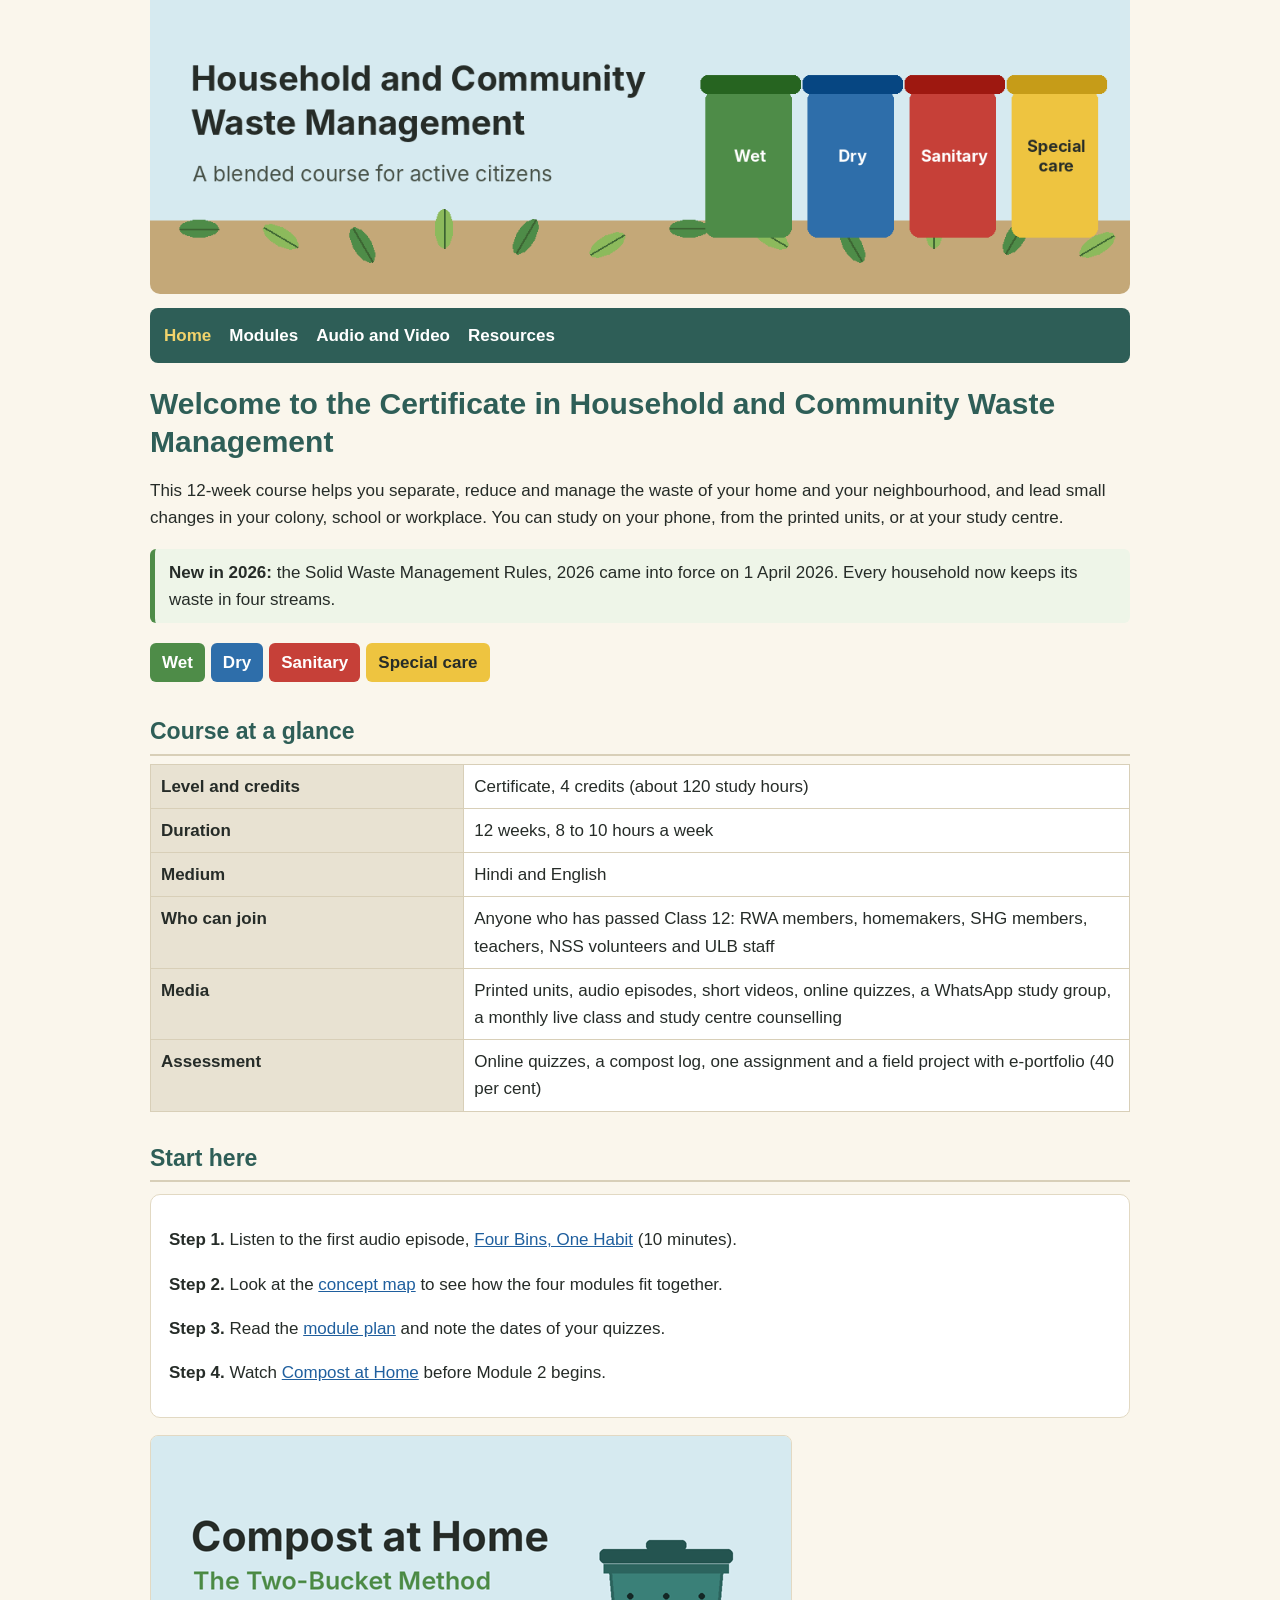
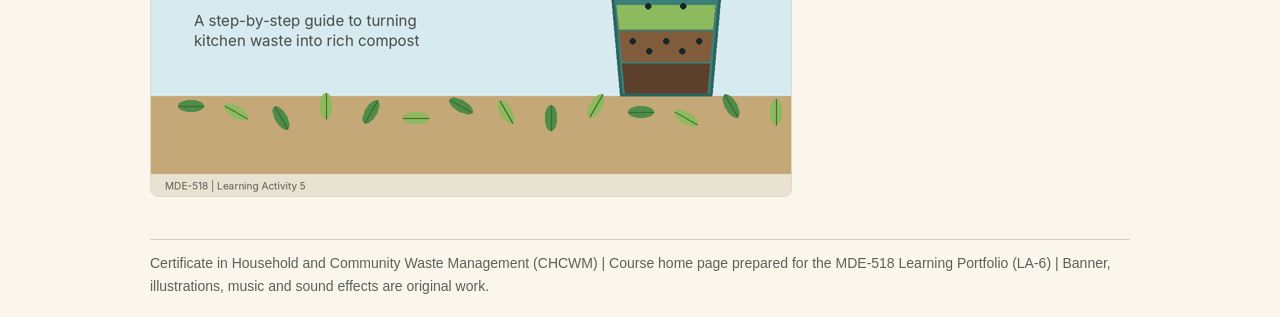
<file: index.html>
<!DOCTYPE html>
<html lang="en">
<head>
<meta charset="utf-8">
<meta name="viewport" content="width=device-width, initial-scale=1">
<title>Home | CHCWM Course Home</title>
<meta name="description" content="Course home page of the Certificate in Household and Community Waste Management (CHCWM).">
<link rel="stylesheet" href="css/style.css">
</head>
<body>
<div id="wrap">
<div id="banner"><img src="images/banner.png" alt="Course banner: four coloured bins for wet, dry, sanitary and special care waste"></div>
<div id="nav"><a href="index.html" class="here">Home</a><a href="modules.html">Modules</a><a href="media.html">Audio and Video</a><a href="resources.html">Resources</a></div>
<h1>Welcome to the Certificate in Household and Community Waste Management</h1>
<p>This 12-week course helps you separate, reduce and manage the waste of your home and your neighbourhood, and lead small changes in your colony, school or workplace. You can study on your phone, from the printed units, or at your study centre.</p>
<div class="note"><strong>New in 2026:</strong> the Solid Waste Management Rules, 2026 came into force on 1 April 2026. Every household now keeps its waste in four streams.</div>
<p class="bins"><span class="wet">Wet</span><span class="dry">Dry</span><span class="san">Sanitary</span><span class="spc">Special care</span></p>
<h2>Course at a glance</h2>
<table class="info">
<tr><th>Level and credits</th><td>Certificate, 4 credits (about 120 study hours)</td></tr>
<tr><th>Duration</th><td>12 weeks, 8 to 10 hours a week</td></tr>
<tr><th>Medium</th><td>Hindi and English</td></tr>
<tr><th>Who can join</th><td>Anyone who has passed Class 12: RWA members, homemakers, SHG members, teachers, NSS volunteers and ULB staff</td></tr>
<tr><th>Media</th><td>Printed units, audio episodes, short videos, online quizzes, a WhatsApp study group, a monthly live class and study centre counselling</td></tr>
<tr><th>Assessment</th><td>Online quizzes, a compost log, one assignment and a field project with e-portfolio (40 per cent)</td></tr>
</table>
<h2>Start here</h2>
<div class="box">
<p><strong>Step 1.</strong> Listen to the first audio episode, <a href="media.html#audio">Four Bins, One Habit</a> (10 minutes).</p>
<p><strong>Step 2.</strong> Look at the <a href="media.html#map">concept map</a> to see how the four modules fit together.</p>
<p><strong>Step 3.</strong> Read the <a href="modules.html">module plan</a> and note the dates of your quizzes.</p>
<p><strong>Step 4.</strong> Watch <a href="media.html#video">Compost at Home</a> before Module 2 begins.</p>
</div>
<p><img class="fig" src="images/compost-title.png" alt="Title frame of the video Compost at Home: The Two-Bucket Method" width="640" height="360"></p>

<div id="foot">Certificate in Household and Community Waste Management (CHCWM) | Course home page prepared for the MDE-518 Learning Portfolio (LA-6) | Banner, illustrations, music and sound effects are original work.</div>
</div>
</body>
</html>
</file>
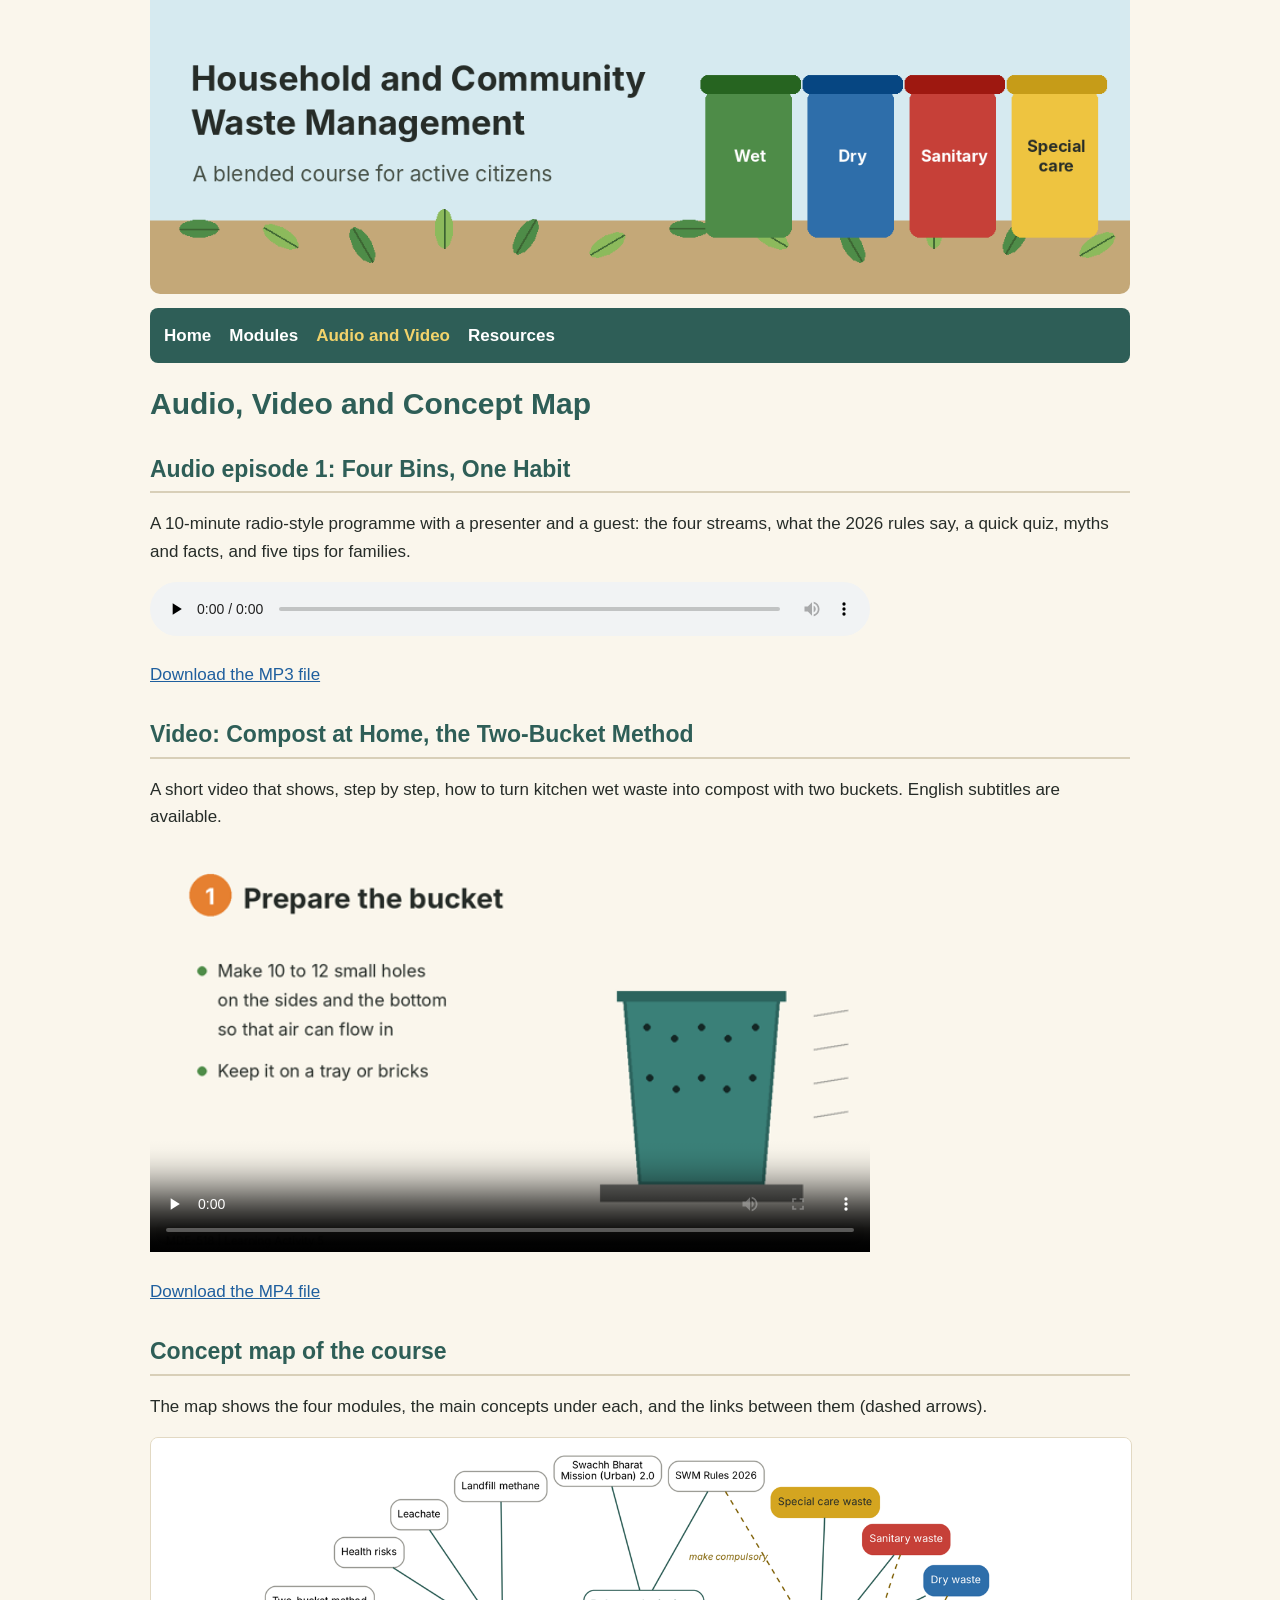
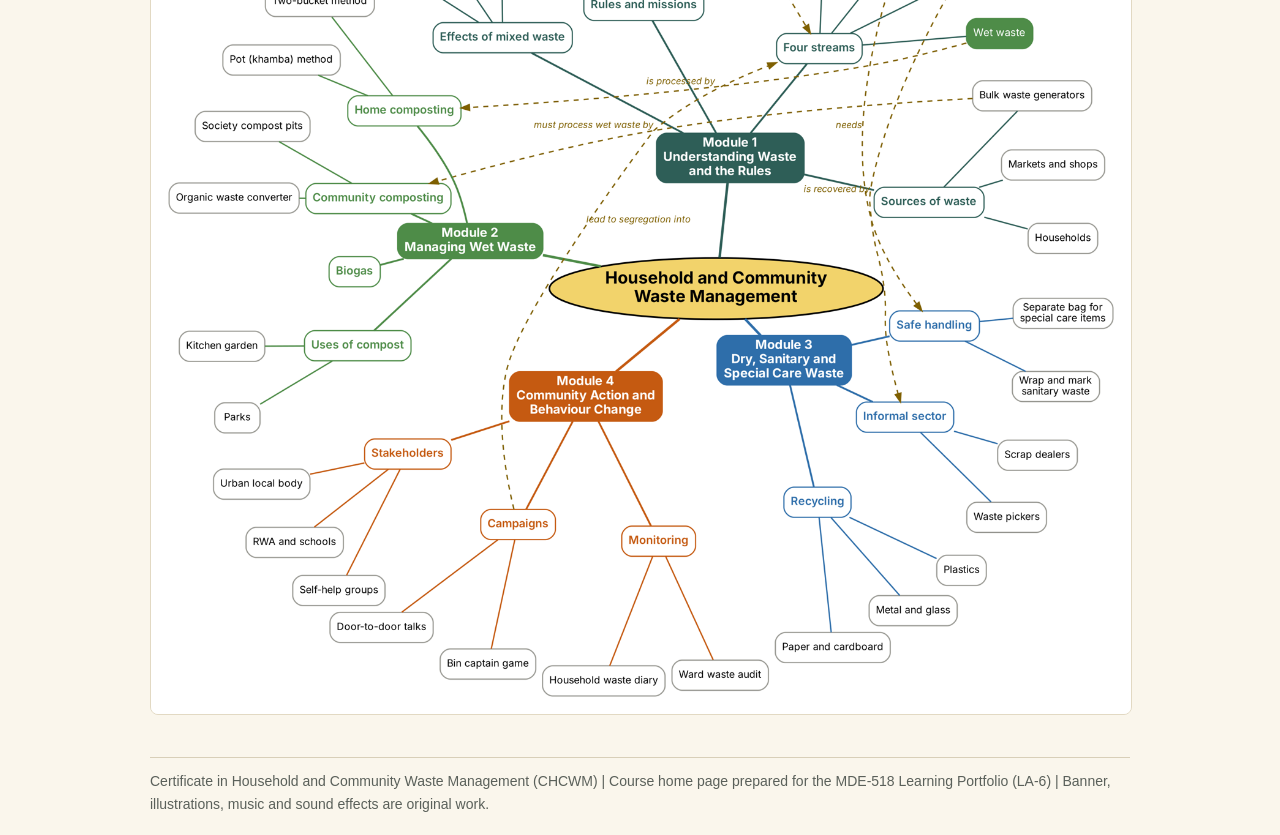
<file: media.html>
<!DOCTYPE html>
<html lang="en">
<head>
<meta charset="utf-8">
<meta name="viewport" content="width=device-width, initial-scale=1">
<title>Audio and Video | CHCWM Course Home</title>
<meta name="description" content="Course home page of the Certificate in Household and Community Waste Management (CHCWM).">
<link rel="stylesheet" href="css/style.css">
</head>
<body>
<div id="wrap">
<div id="banner"><img src="images/banner.png" alt="Course banner: four coloured bins for wet, dry, sanitary and special care waste"></div>
<div id="nav"><a href="index.html">Home</a><a href="modules.html">Modules</a><a href="media.html" class="here">Audio and Video</a><a href="resources.html">Resources</a></div>
<h1>Audio, Video and Concept Map</h1>
<h2 id="audio">Audio episode 1: Four Bins, One Habit</h2>
<p>A 10-minute radio-style programme with a presenter and a guest: the four streams, what the 2026 rules say, a quick quiz, myths and facts, and five tips for families.</p>
<audio controls preload="none" src="audio/four-bins-one-habit.mp3">Your browser cannot play this audio. <a href="audio/four-bins-one-habit.mp3">Download the MP3</a>.</audio>
<p><a href="audio/four-bins-one-habit.mp3" download>Download the MP3 file</a></p>
<h2 id="video">Video: Compost at Home, the Two-Bucket Method</h2>
<p>A short video that shows, step by step, how to turn kitchen wet waste into compost with two buckets. English subtitles are available.</p>
<video controls preload="none" poster="images/video-poster.png" width="720">
<source src="video/compost-at-home.mp4" type="video/mp4">
<track kind="subtitles" src="video/compost-at-home-en.vtt" srclang="en" label="English" default>
Your browser cannot play this video. <a href="video/compost-at-home.mp4">Download the MP4</a>.
</video>
<p><a href="video/compost-at-home.mp4" download>Download the MP4 file</a></p>
<h2 id="map">Concept map of the course</h2>
<p>The map shows the four modules, the main concepts under each, and the links between them (dashed arrows).</p>
<p><a href="images/concept-map.png"><img class="fig" src="images/concept-map.png" alt="Concept map of the CHCWM course showing four modules and their key concepts"></a></p>

<div id="foot">Certificate in Household and Community Waste Management (CHCWM) | Course home page prepared for the MDE-518 Learning Portfolio (LA-6) | Banner, illustrations, music and sound effects are original work.</div>
</div>
</body>
</html>
</file>
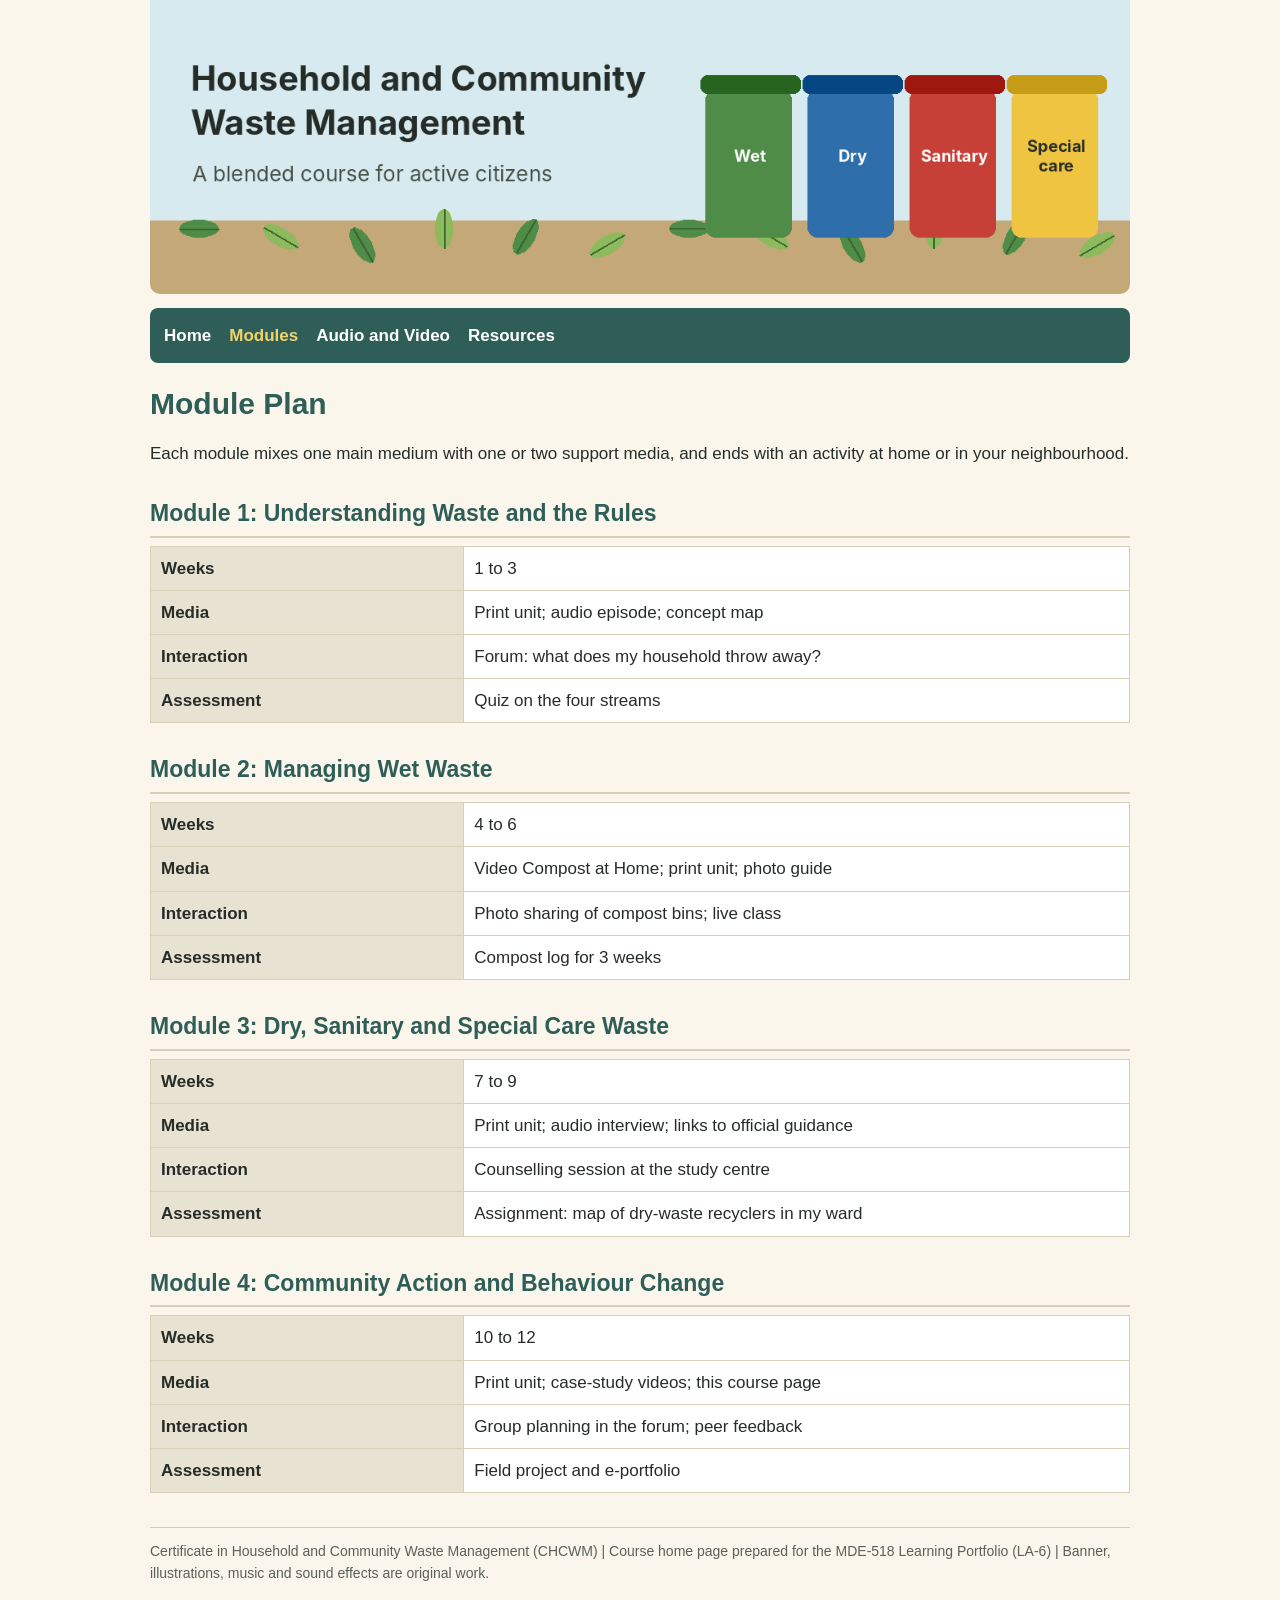
<file: modules.html>
<!DOCTYPE html>
<html lang="en">
<head>
<meta charset="utf-8">
<meta name="viewport" content="width=device-width, initial-scale=1">
<title>Modules | CHCWM Course Home</title>
<meta name="description" content="Course home page of the Certificate in Household and Community Waste Management (CHCWM).">
<link rel="stylesheet" href="css/style.css">
</head>
<body>
<div id="wrap">
<div id="banner"><img src="images/banner.png" alt="Course banner: four coloured bins for wet, dry, sanitary and special care waste"></div>
<div id="nav"><a href="index.html">Home</a><a href="modules.html" class="here">Modules</a><a href="media.html">Audio and Video</a><a href="resources.html">Resources</a></div>
<h1>Module Plan</h1>
<p>Each module mixes one main medium with one or two support media, and ends with an activity at home or in your neighbourhood.</p>
<h2>Module 1: Understanding Waste and the Rules</h2>
<table class="info">
<tr><th>Weeks</th><td>1 to 3</td></tr>
<tr><th>Media</th><td>Print unit; audio episode; concept map</td></tr>
<tr><th>Interaction</th><td>Forum: what does my household throw away?</td></tr>
<tr><th>Assessment</th><td>Quiz on the four streams</td></tr>
</table>
<h2>Module 2: Managing Wet Waste</h2>
<table class="info">
<tr><th>Weeks</th><td>4 to 6</td></tr>
<tr><th>Media</th><td>Video Compost at Home; print unit; photo guide</td></tr>
<tr><th>Interaction</th><td>Photo sharing of compost bins; live class</td></tr>
<tr><th>Assessment</th><td>Compost log for 3 weeks</td></tr>
</table>
<h2>Module 3: Dry, Sanitary and Special Care Waste</h2>
<table class="info">
<tr><th>Weeks</th><td>7 to 9</td></tr>
<tr><th>Media</th><td>Print unit; audio interview; links to official guidance</td></tr>
<tr><th>Interaction</th><td>Counselling session at the study centre</td></tr>
<tr><th>Assessment</th><td>Assignment: map of dry-waste recyclers in my ward</td></tr>
</table>
<h2>Module 4: Community Action and Behaviour Change</h2>
<table class="info">
<tr><th>Weeks</th><td>10 to 12</td></tr>
<tr><th>Media</th><td>Print unit; case-study videos; this course page</td></tr>
<tr><th>Interaction</th><td>Group planning in the forum; peer feedback</td></tr>
<tr><th>Assessment</th><td>Field project and e-portfolio</td></tr>
</table>

<div id="foot">Certificate in Household and Community Waste Management (CHCWM) | Course home page prepared for the MDE-518 Learning Portfolio (LA-6) | Banner, illustrations, music and sound effects are original work.</div>
</div>
</body>
</html>
</file>
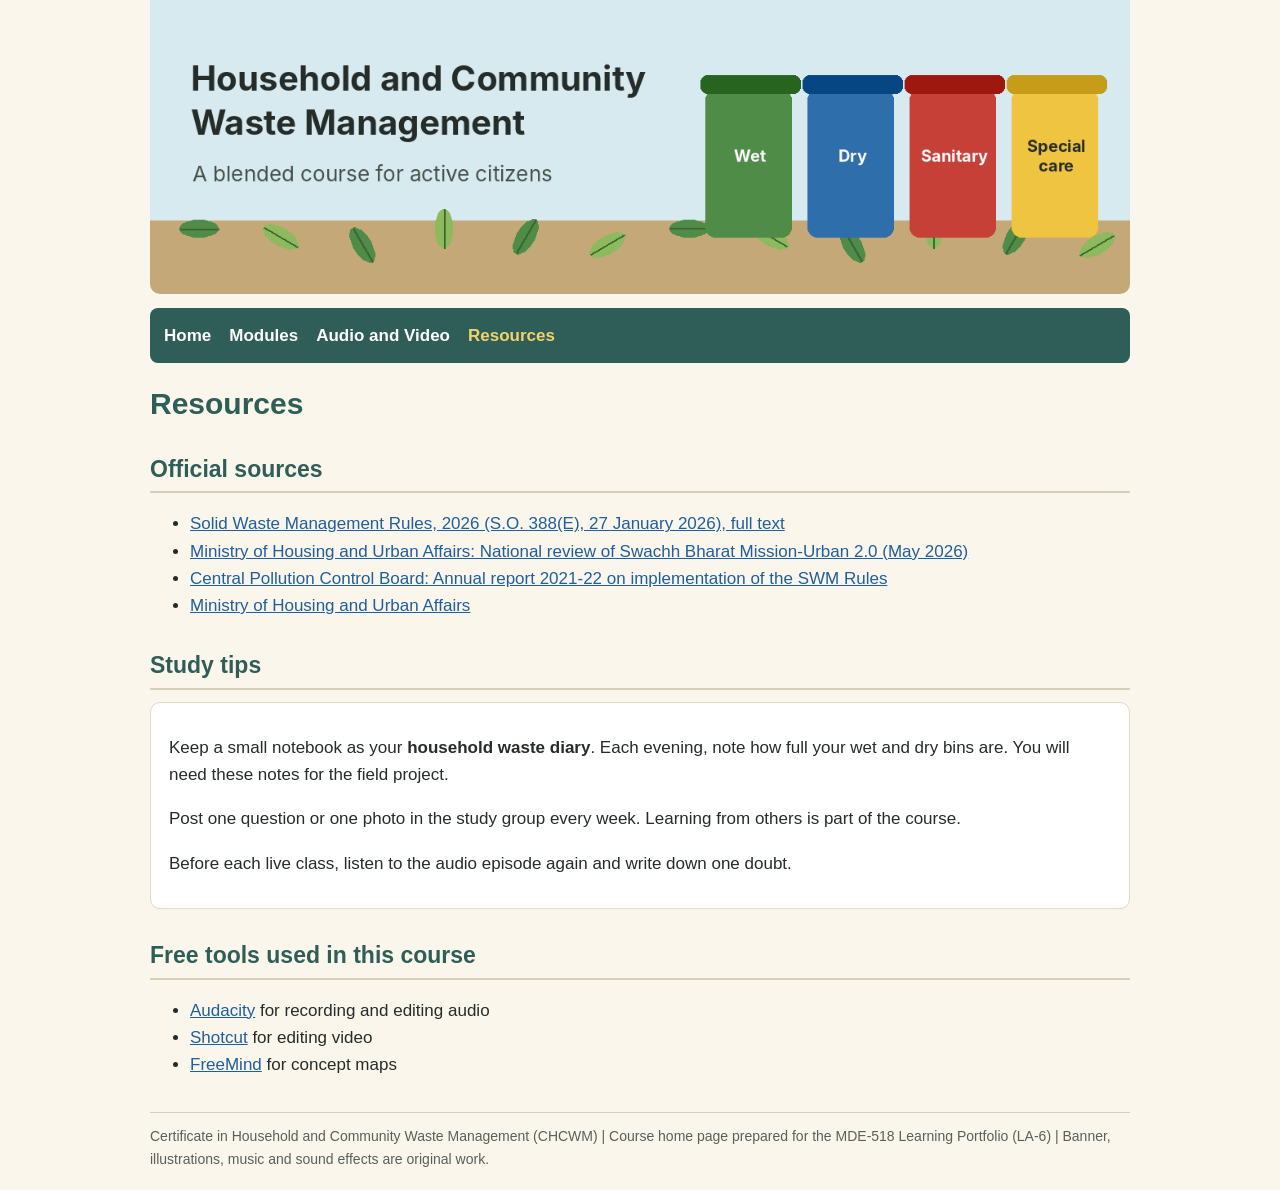
<file: resources.html>
<!DOCTYPE html>
<html lang="en">
<head>
<meta charset="utf-8">
<meta name="viewport" content="width=device-width, initial-scale=1">
<title>Resources | CHCWM Course Home</title>
<meta name="description" content="Course home page of the Certificate in Household and Community Waste Management (CHCWM).">
<link rel="stylesheet" href="css/style.css">
</head>
<body>
<div id="wrap">
<div id="banner"><img src="images/banner.png" alt="Course banner: four coloured bins for wet, dry, sanitary and special care waste"></div>
<div id="nav"><a href="index.html">Home</a><a href="modules.html">Modules</a><a href="media.html">Audio and Video</a><a href="resources.html" class="here">Resources</a></div>
<h1>Resources</h1>
<h2>Official sources</h2>
<ul>
<li><a href="https://www.mpcb.gov.in/sites/default/files/standing_orders/SWM_2026.pdf">Solid Waste Management Rules, 2026 (S.O. 388(E), 27 January 2026), full text</a></li>
<li><a href="https://mohua.gov.in/static/uploads/2026/05/5c05266e26860d004de38dec31b86960.pdf">Ministry of Housing and Urban Affairs: National review of Swachh Bharat Mission-Urban 2.0 (May 2026)</a></li>
<li><a href="https://cpcb.nic.in/uploads/MSW/MSW_AnnualReport_2021-22.pdf">Central Pollution Control Board: Annual report 2021-22 on implementation of the SWM Rules</a></li>
<li><a href="https://mohua.gov.in/">Ministry of Housing and Urban Affairs</a></li>
</ul>
<h2>Study tips</h2>
<div class="box">
<p>Keep a small notebook as your <strong>household waste diary</strong>. Each evening, note how full your wet and dry bins are. You will need these notes for the field project.</p>
<p>Post one question or one photo in the study group every week. Learning from others is part of the course.</p>
<p>Before each live class, listen to the audio episode again and write down one doubt.</p>
</div>
<h2>Free tools used in this course</h2>
<ul>
<li><a href="https://www.audacityteam.org/">Audacity</a> for recording and editing audio</li>
<li><a href="https://shotcut.org/">Shotcut</a> for editing video</li>
<li><a href="https://sourceforge.net/projects/freemind/">FreeMind</a> for concept maps</li>
</ul>

<div id="foot">Certificate in Household and Community Waste Management (CHCWM) | Course home page prepared for the MDE-518 Learning Portfolio (LA-6) | Banner, illustrations, music and sound effects are original work.</div>
</div>
</body>
</html>
</file>
<file: css/style.css>
/* Course home page: Household and Community Waste Management */
body {
  margin: 0;
  background: #faf6ec;
  color: #262c28;
  font-family: Arial, Helvetica, sans-serif;
  font-size: 17px;
  line-height: 1.6;
}
a { color: #1f5f9e; }
a:hover { color: #c55a11; }
#wrap { max-width: 980px; margin: 0 auto; padding: 0 16px; }
#banner img { width: 100%; height: auto; display: block; border-radius: 0 0 10px 10px; }
#nav { background: #2e5e57; border-radius: 8px; margin: 14px 0 22px 0; padding: 10px 14px; }
#nav a { color: #ffffff; text-decoration: none; font-weight: bold; margin-right: 18px; display: inline-block; padding: 4px 0; }
#nav a:hover, #nav a.here { color: #f2d36b; }
h1 { font-size: 30px; line-height: 1.25; margin: 6px 0 10px 0; color: #2e5e57; }
h2 { font-size: 23px; margin: 28px 0 8px 0; color: #2e5e57; border-bottom: 2px solid #d8cfb8; padding-bottom: 4px; }
h3 { font-size: 19px; margin: 18px 0 6px 0; }
.box { background: #ffffff; border: 1px solid #e2d9c3; border-radius: 10px; padding: 14px 18px; margin: 12px 0; }
.note { background: #eef5e8; border-left: 5px solid #4e8c48; padding: 10px 14px; border-radius: 6px; }
table.info { border-collapse: collapse; width: 100%; background: #ffffff; }
table.info th, table.info td { border: 1px solid #d8cfb8; padding: 8px 10px; text-align: left; vertical-align: top; }
table.info th { background: #e8e2d2; width: 32%; }
.bins span { display: inline-block; color: #ffffff; font-weight: bold; padding: 6px 12px; border-radius: 6px; margin: 3px 6px 3px 0; }
.wet { background: #4e8c48; } .dry { background: #2e6eaa; } .san { background: #c64038; } .spc { background: #eec440; color: #262c28 !important; }
img.fig { max-width: 100%; height: auto; border: 1px solid #e2d9c3; border-radius: 8px; }
video, audio { width: 100%; max-width: 720px; }
#foot { margin: 34px 0 20px 0; padding-top: 12px; border-top: 1px solid #d8cfb8; font-size: 14px; color: #5a605a; }
@media (max-width: 600px) {
  body { font-size: 16px; }
  h1 { font-size: 24px; }
  #nav a { margin-right: 12px; }
}
</file>
